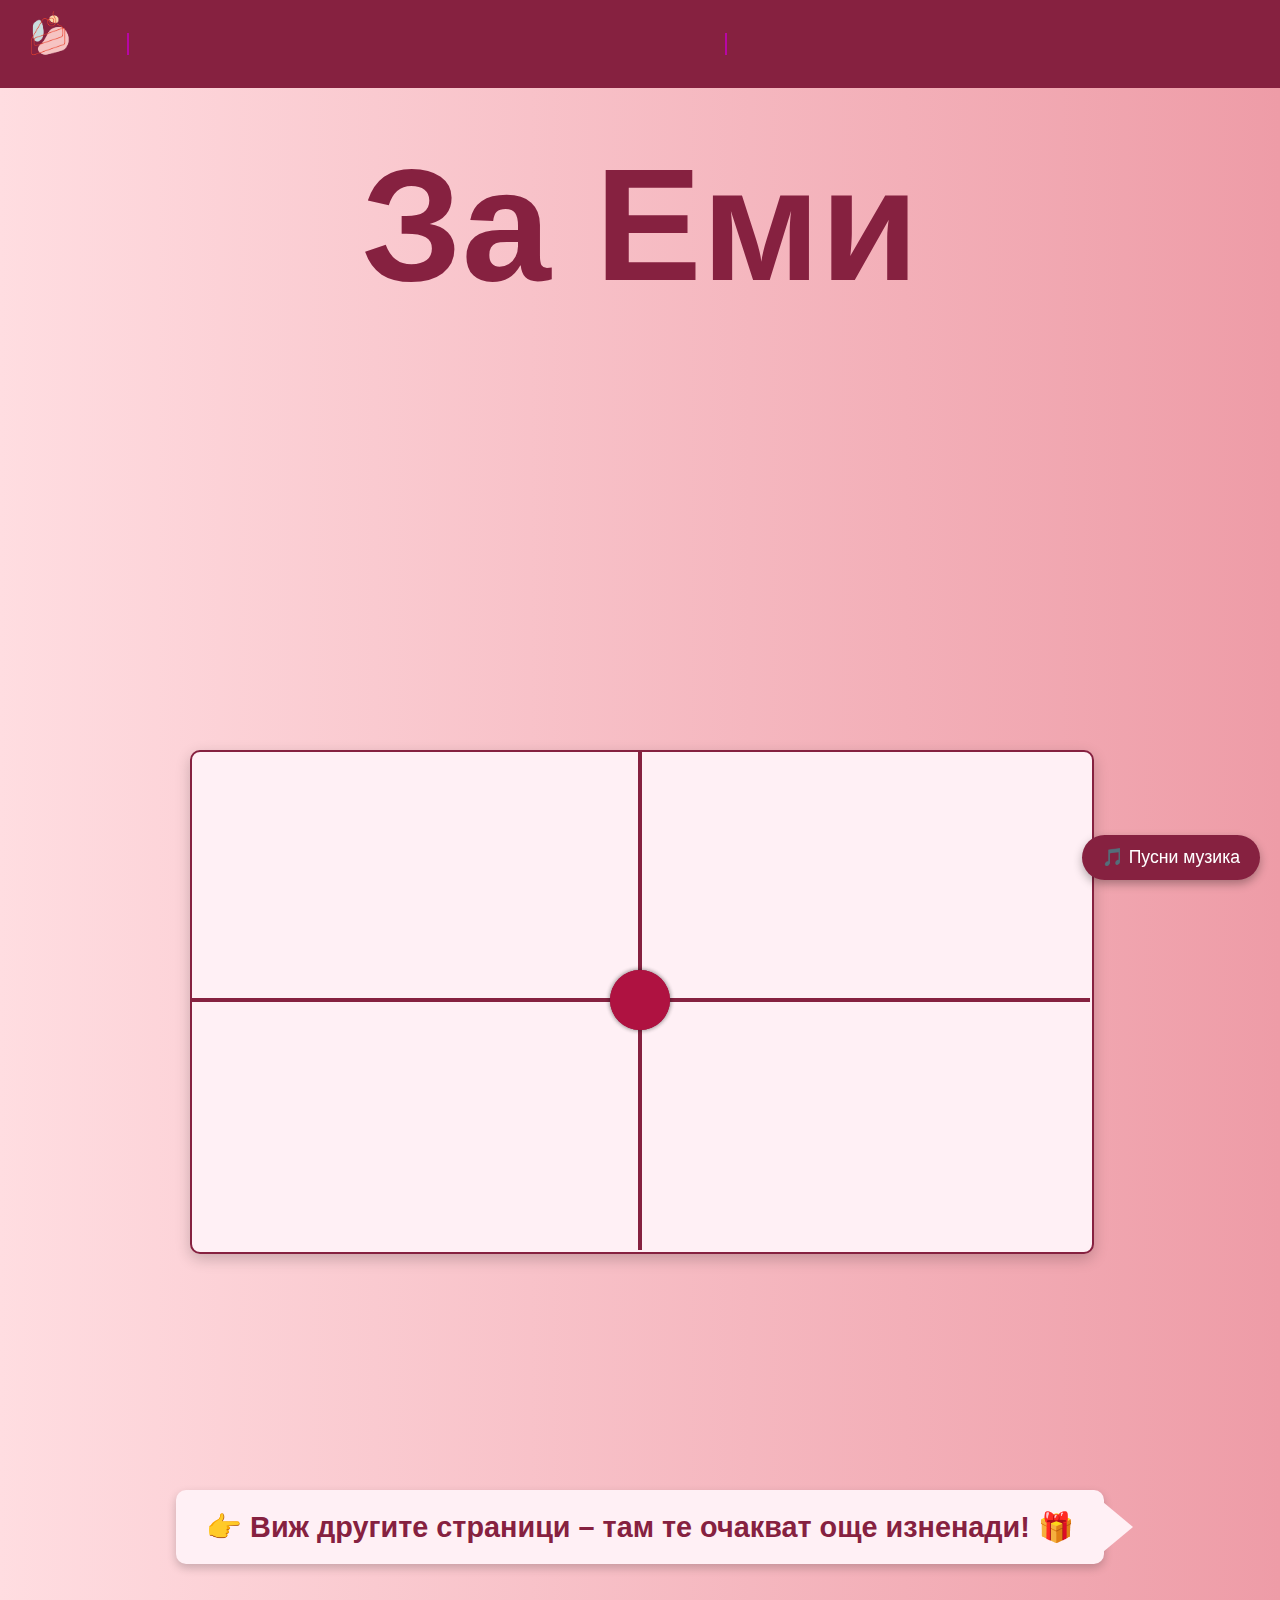
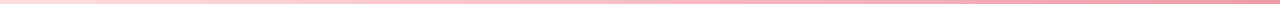
<file: index.html>
<!DOCTYPE html>
<html lang="bg">
<head>
  <meta charset="UTF-8">
  <meta name="viewport" content="width=device-width, initial-scale=1.0">
  <title>Честит рожден ден Еми!</title>
  <style>
    body {
      margin: 0;
      padding: 0;
      font-family: 'Comic Sans MS', cursive, sans-serif;
      background: linear-gradient(to right, #ffdde1, #ee9ca7);
      overflow-x: hidden;
    }

    header {
      background-color: #862140;
      position: fixed;
      top: 0;
      left: 0;
      width: 100%;
      z-index: 1000;
      padding: 0px 0px;
      display: flex;
      justify-content: space-between;
      align-items: center;
    }
    .menu {
  margin-right: 20px; /* Това ще премести менюто наляво от ръба */
  
}
    .logo img {
      width: 100px;
    }

    .menu ul {
      list-style: none;
      display: flex;
      gap: 30px;
      margin: 0;
      padding: 0;
    }

    .menu a {
      text-decoration: none;
      font-size: 1.2em;
      color: #fff;
      font-weight: bold;
      transition: color 0.3s;
    }

    .menu a:hover {
      color: #ffd1dc;
    }

    .menu a {
  opacity: 0; 
  transform: translateY(-10px); 
  animation: fadeIn 0.5s ease-in-out forwards;
}

.menu ul li:nth-child(1) a { animation-delay: 0.2s; }
.menu ul li:nth-child(2) a { animation-delay: 0.4s; }
.menu ul li:nth-child(3) a { animation-delay: 0.6s; }
.menu ul li:nth-child(4) a { animation-delay: 0.8s; }
.menu ul li:nth-child(5) a { animation-delay: 1s; }

    .main-content {
      display: flex;
      justify-content: center;
      align-items: center;
      height: 100vh;
      padding-top: 100px;
    }

    .card {
      width: 900px;
      height: 500px;
      perspective: 1000px;
      position: relative;
      cursor: pointer;
    }

    .card-inner {
      position: relative;
      width: 100%;
      height: 100%;
      transition: transform 1.2s;
      transform-style: preserve-3d;
    }

    .card.open .card-inner {
      transform: rotateY(180deg);
    }

    .card-front, .card-back {
      position: absolute;
      width: 100%;
      height: 100%;
      backface-visibility: hidden;
      border: 2px solid #862140;
      border-radius: 10px;
      box-shadow: 0 5px 15px rgba(0,0,0,0.2);
      background-color: #fff0f5;
    }

    .card-front {
      display: flex;
      justify-content: center;
      align-items: center;
    }

    .card-back {
      transform: rotateY(180deg);
      display: flex;
      justify-content: space-around;
      align-items: center;
      padding: 20px;
      position: relative;
    }

    .card-back h1, .card-back p {
      color: #862140;
      text-align: center;
      margin: 0;
    }

    .message {
      max-width: 300px;
      z-index: 1;
    }

    .cake {
      width: 160px;
      height: 210px;
      position: relative;
      animation: appearCake 1s ease-in-out;
    }

    .layer {
  height: 40px;
  border-radius: 10px;
  position: absolute;
  left: 50%;
  transform: translateX(-50%);
}


.layer1 {
  bottom: 0;
  width: 100%;
  background: #ffc1cc; /* светло розово */
}

.layer2 {
  bottom: 40px;
  width: 80%;
  background: #ffb347; /* праскова */
}

.layer3 {
  bottom: -90px;
  width: 60%;
  background: #b19cd9; /* лилаво */
  position: relative;
}
    
    @keyframes flameUp {
      to {
        opacity: 1;
        transform: scale(1.2);
      }
    }

    @keyframes appearCake {
      from {
        transform: translateY(100px);
        opacity: 0;
      }
      to {
        transform: translateY(0);
        opacity: 1;
      }
    }

    /* Панделка и ленти */
    .ribbon {
      position: absolute;
      top: 50%;
      left: 50%;
      transform: translate(-50%, -50%);
      width: 60px;
      height: 60px;
      background: #af1241;
      border-radius: 50%;
      z-index: 3;
      box-shadow: 0 0 5px rgba(0,0,0,0.3);
      transition: opacity 0.6s ease;
    }

    .card.open .ribbon {
      opacity: 0;
      pointer-events: none;
    }

    .line {
      position: absolute;
      background: #862140;
      z-index: 2;
    }

    .line.top {
      top: 0;
      left: 50%;
      width: 4px;
      height: 50%;
    }

    .line.bottom {
      bottom: 0;
      left: 50%;
      width: 4px;
      height: 50%;
    }

    .line.left {
      left: 0;
      top: 50%;
      width: 50%;
      height: 4px;
    }

    .line.right {
      right: 0;
      top: 50%;
      width: 50%;
      height: 4px;
    }

    canvas {
      position: absolute;
      top: -10px;
      left: 0;
      width: 100%;
      height: 100%;
      pointer-events: none;
      z-index: 0;
    }

    .ribbon-line {
  position: absolute;
  background: #862140;
  z-index: 2;
  transition: all 1s ease;
}

.ribbon-line.top,
.ribbon-line.bottom {
  left: 50%;
  width: 4px;
  height: 50%;
  transform: translateX(-50%);
}

.ribbon-line.left,
.ribbon-line.right {
  top: 50%;
  height: 4px;
  width: 50%;
  transform: translateY(-50%);
}

.ribbon-line.top { top: 0; }
.ribbon-line.bottom { bottom: 0; }
.ribbon-line.left { left: 0; }
.ribbon-line.right { right: 0; }

.card.open .ribbon-line {
  opacity: 0;
  transform: scale(0);
}

.candle {
  width: 8px;
  height: 25px;
  background-color: #fff;
  border-radius: 3px;
  position: absolute;
  bottom: 120px;
}

.candle.left {
  left: 33%;
  transform: translateX(-50%);
}

.candle.center {
  left: 50%;
  transform: translateX(-50%);
}

.candle.right {
  left: 66%;
  transform: translateX(-50%);
}

.flame {
  width: 8px;
  height: 12px;
  background-color: orange;
  border-radius: 50% 50% 50% 50%;
  position: absolute;
  top: -10px;
  left: 50%;
  transform: translateX(-50%);
  animation: flicker 0.3s infinite alternate;
}
.card-title {
  font-size: 10em;
  color: #862140;
  text-align: center;
}

@keyframes flicker {
  0% { transform: translateX(-50%) scale(1) rotate(-5deg); opacity: 0.9; }
  100% { transform: translateX(-50%) scale(1.1) rotate(5deg); opacity: 1; }
}
.marquee {
  width: 600px;           /* фиксирана ширина */
  overflow: hidden;       /* скрива излишното */
  border-left: 2px solid #b805a6; /* за визуализация */
  border-right: 2px solid #b805a6;
  white-space: nowrap;    /* предотвратява пренасяне на текста */
  box-sizing: border-box;
}

.marquee-text {
  display: inline-block;
  padding-left: 100%;     /* започва извън дясната страна */
  animation: marquee 11s linear infinite;
  font-weight: bold;
  font-size: 1.2em;
  color: #000000;
}

@keyframes marquee {
  0%   { transform: translateX(0); }
  100% { transform: translateX(-100%); }
}

.floating-heart {
  position: fixed;
  width: 20px;
  height: 20px;
  background: rgb(230, 16, 183);
  transform: rotate(45deg);
  animation: floatUpHeart 4s ease-out forwards;
  opacity: 0.8;
  z-index: 10;
}

.floating-heart::before,
.floating-heart::after {
  content: '';
  position: absolute;
  width: 20px;
  height: 20px;
  background: rgb(230, 16, 183);
  border-radius: 50%;
}

.floating-heart::before {
  top: -10px;
  left: 0;
}

.floating-heart::after {
  top: 0;
  left: -10px;
}

@keyframes floatUpHeart {
  0% {
    transform: translateY(0) scale(1) rotate(45deg);
    opacity: 1;
  }
  100% {
    transform: translateY(-200px) scale(1.5) rotate(45deg);
    opacity: 0;
  }
}
  </style>
</head>
<body>

<header>
  <div class="logo">
    <a href="index.html"><img src="img/headerLogo.png" alt="Лого"></a>
  </div>
  <div class="marquee">
    <span class="marquee-text">DARLING HOLD MY HAANDDDDD!!! NOTHING BEAST A JET2 HOLIDAY! AND RIGHT NOW you CAN save Of £50 PER Person! That’s £200 OFF For A Family Of 4!</span>
  </div>
  <nav class="menu">
    <ul>
      <li><a href="photos.html">🎁 Снимки</a></li>
      <li><a href="videos.html">🎬 Видео</a></li>
      <li><a href="wishes.html">💌 Пожелания</a></li>
      <li><a href="foryou.html">🎉 За теб</a></li>
    </ul>
  </nav>
</header>
<h2 class="card-title">За Еми</h2>
<div class="main-content">
  <div class="card" id="birthdayCard">
    <div class="ribbon-line top"></div>
<div class="ribbon-line bottom"></div>
<div class="ribbon-line left"></div>
<div class="ribbon-line right"></div>
<div class="ribbon"></div>
    <div class="ribbon"></div>
    <div class="card-inner">
      <div class="card-front"></div>
      <div class="card-back">
        <canvas id="heartCanvas"></canvas>
        <div class="cake">
          <div class="layer layer1"></div>
          <div class="candle left"><div class="flame"></div></div>
             <div class="candle center"><div class="flame"></div></div>
             <div class="candle right"><div class="flame"></div></div>
          <div class="layer layer2"></div>
          <div class="layer layer3"></div>
        </div>
        <div class="message">
          <h1>ЧЕСТИТ РОЖДЕН ДЕН ЕМИ!</h1>
          <p>Днес празнуваме твоят специален ден с най-голяма радост и щастие! 🎉</p>
        </div>
        <div class="cake">
          <div class="layer layer1"></div>
             <div class="candle left"><div class="flame"></div></div>
             <div class="candle center"><div class="flame"></div></div>
             <div class="candle right"><div class="flame"></div></div>
          <div class="layer layer2"></div>
          <div class="layer layer3"></div>
          
        </div>
      </div>
    </div>
  </div>
</div>

<script>
  const card = document.getElementById('birthdayCard');
  card.addEventListener('click', () => {
    card.classList.toggle('open');

    const canvas = document.getElementById('heartCanvas');
    if (!canvas.dataset.started) {
      initHeartCanvas();
      canvas.dataset.started = 'true';
    }
  });

  function initHeartCanvas() {
    const canvas = document.getElementById('heartCanvas');
    const ctx = canvas.getContext('2d');
    const dpr = window.devicePixelRatio || 1;
    const rect = canvas.getBoundingClientRect();
    canvas.width = rect.width * dpr;
    canvas.height = rect.height * dpr;
    ctx.scale(dpr, dpr);

    ctx.lineWidth = 3;
    ctx.strokeStyle = 'rgba(255, 0, 64, 0.9)';
    ctx.shadowColor = 'rgba(255, 0, 64, 0.5)';
    ctx.shadowBlur = 8;

    const w = rect.width;
    const h = rect.height;
    let progress = 0;
    let points = [];

    function getHeartPoints(scale = 1) {
      const step = 0.02;
      const pts = [];
      for (let t = 0; t < Math.PI * 2; t += step) {
        const x = 16 * Math.pow(Math.sin(t), 3);
        const y = 13 * Math.cos(t) - 5 * Math.cos(2 * t) - 2 * Math.cos(3 * t) - Math.cos(4 * t);
        pts.push({
          x: w / 2 + x * scale,
          y: h / 2 - y * scale
        });
      }
      return pts;
    }

    points = getHeartPoints(Math.min(w, h) / 32);

    function draw() {
      ctx.clearRect(0, 0, w, h);
      ctx.beginPath();
      for (let i = 0; i < progress && i < points.length; i++) {
        const pt = points[i];
        if (i === 0) ctx.moveTo(pt.x, pt.y);
        else ctx.lineTo(pt.x, pt.y);
      }
      ctx.stroke();

      progress += 1;
      if (progress > points.length) progress = 0;

      requestAnimationFrame(draw);
    }

    draw();
  }
</script>
<div class="arrow-label" id="arrowLabel">
  👉 <strong>Виж другите страници</strong> – там те очакват още изненади! 🎁
  <div class="balloon-container"></div>
</div>
<button id="musicButton">🎵 Пусни музика</button>

<audio id="bgMusic" src="Audios/nothing-beats-a-jet2-holiday_IeBO1Mr (1).mp3" loop></audio>

<style>
.arrow-label {
  position: relative;
  background-color: #fff0f5;
  color: #862140;
  font-size: 1.8em;
  font-weight: bold;
  padding: 20px 30px;
  margin: 40px auto;
  width: fit-content;
  border-radius: 10px;
  box-shadow: 0 4px 10px rgba(0,0,0,0.2);
  text-align: center;
  animation: fadeIn 1s ease;
}

.arrow-label::after {
  content: "";
  position: absolute;
  top: 50%;
  right: -30px;
  transform: translateY(-50%);
  width: 1px;
  height: 0;
  border-top: 25px solid transparent;
  border-bottom: 25px solid transparent;
  border-left: 30px solid #fff0f5;
}

@keyframes fadeIn {
  from { opacity: 0; transform: translateY(20px); }
  to { opacity: 1; transform: translateY(0); }
  
}
.balloon-container {
  position: absolute;
  top: 0;
  left: 50%;
  transform: translateX(-50%);
  pointer-events: none;
}

.balloon {
  width: 60px;
  height: 80px;
  border-radius: 50% 50% 50% 50%;
  background-color: rgb(233, 16, 175);
  position: absolute;
  bottom: 0;
  animation: floatUp 5s ease-out forwards;
  opacity: 1;
}

.balloon::after {
  content: "";
  position: absolute;
  bottom: -15px;
  left: 50%;
  width: 2px;
  height: 15px;
  background-color: #555;
  transform: translateX(-50%);
}

@keyframes floatUp {

  to {
    transform: translateY(-160px);
    opacity: 0;
  }
}

#musicButton {
  position: fixed;
  bottom: 20px;
  right: 20px;
  background-color: #862140;
  color: white;
  border: none;
  border-radius: 30px;
  padding: 12px 20px;
  font-size: 1.1em;
  cursor: pointer;
  box-shadow: 0 4px 10px rgba(0,0,0,0.3);
  transition: background 0.3s ease;
  z-index: 1001;
}

#musicButton:hover {
  background-color: #af1241;
}
</style>
<script>
  const label = document.getElementById('arrowLabel');
  const container = label.querySelector('.balloon-container');
  
  label.addEventListener('mouseenter', () => {
  const directions = ['left', 'center', 'right'];

  directions.forEach((dir, i) => {
    const balloon = document.createElement('div');
    balloon.className = 'balloon';
    balloon.style.backgroundColor = ['#ff5e78', '#ffc107', '#9b59b6'][i % 3];

    const offset = (i - 1) * 120;
    balloon.style.left = `${offset}px`;

    // Задаваме индивидуална анимация за посоката
    const keyframesName = `floatUp-${dir}`;

    // Ако още не е създадена тази анимация – създай я
    if (!document.getElementById(`keyframes-${keyframesName}`)) {
      const style = document.createElement('style');
      style.id = `keyframes-${keyframesName}`;
      style.innerHTML = `
        @keyframes ${keyframesName} {
          0% {
            transform: translateY(0) translateX(0) scale(1);
            opacity: 1;
          }
          100% {
            transform: translateY(-200px) translateX(${dir === 'left' ? '-80px' : dir === 'right' ? '80px' : '0'}) scale(0.6);
            opacity: 0;
          }
        }
      `;
      document.head.appendChild(style);
    }

    balloon.style.animationName = keyframesName;
    container.appendChild(balloon);

    setTimeout(() => {
      balloon.remove();
    }, 3000);
  });
});
  function createFloatingHeart() {
  const heart = document.createElement('div');
  heart.className = 'floating-heart';

  // Случайна позиция около центъра на картичката
  const x = Math.random() * 80 + 10;
  const y = 90 + Math.random() * 20;

  heart.style.left = `${x}%`;
  heart.style.bottom = '0';

  // Позиционираме в тялото или над картичката
  document.body.appendChild(heart);

  setTimeout(() => {
    heart.remove();
  }, 4000);
}

// Когато се отвори картичката – започваме да създаваме сърчица
card.addEventListener('click', () => {
  if (!card.classList.contains('open')) return;

  let heartInterval = setInterval(() => {
    createFloatingHeart();
  }, 300);

  // Спира след 3 секунди
  //setTimeout(() => clearInterval(heartInterval), 3000);
});

const music = document.getElementById('bgMusic');
const button = document.getElementById('musicButton');
let isPlaying = false;

button.addEventListener('click', () => {
  if (isPlaying) {
    music.pause();
    button.textContent = '🎵 Пусни музика';
  } else {
    music.play();
    button.textContent = '⏸️ Спри музиката';
  }
  isPlaying = !isPlaying;
});
</script>
</body>
</html>
</file>
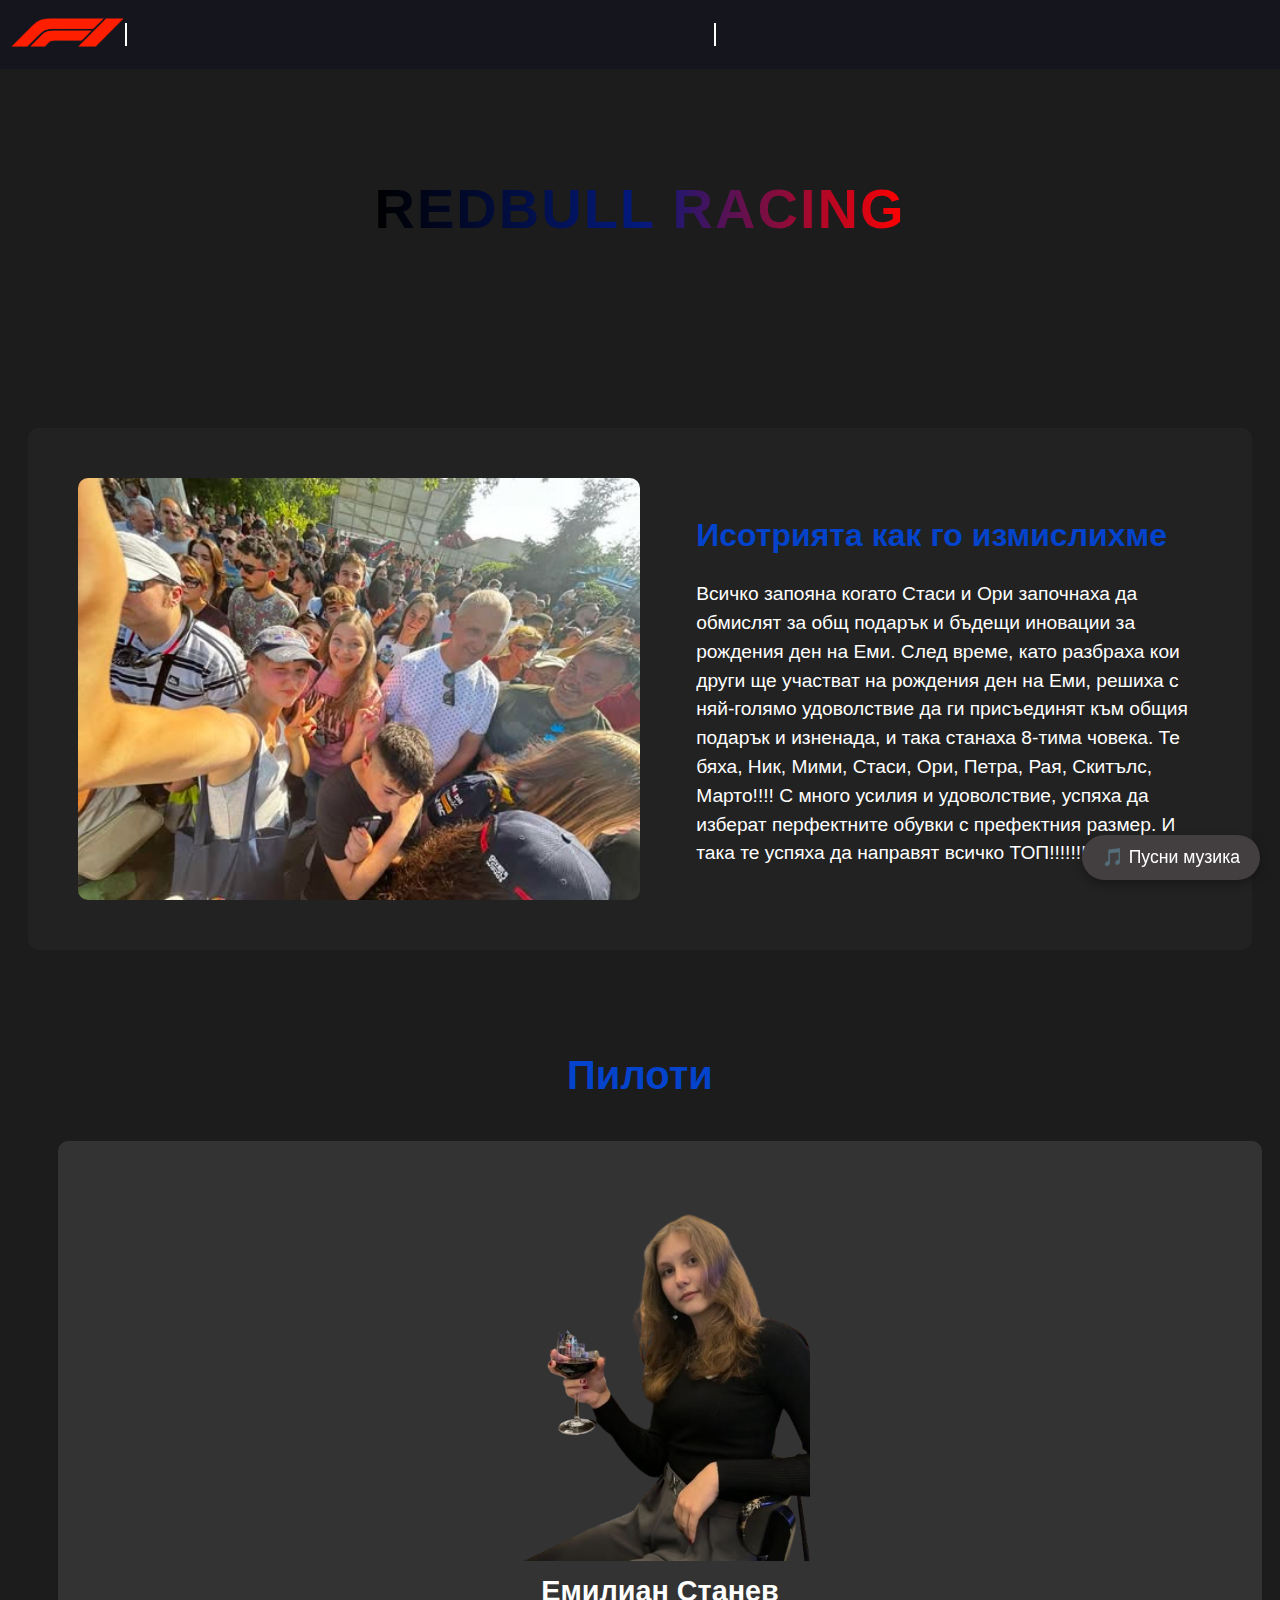
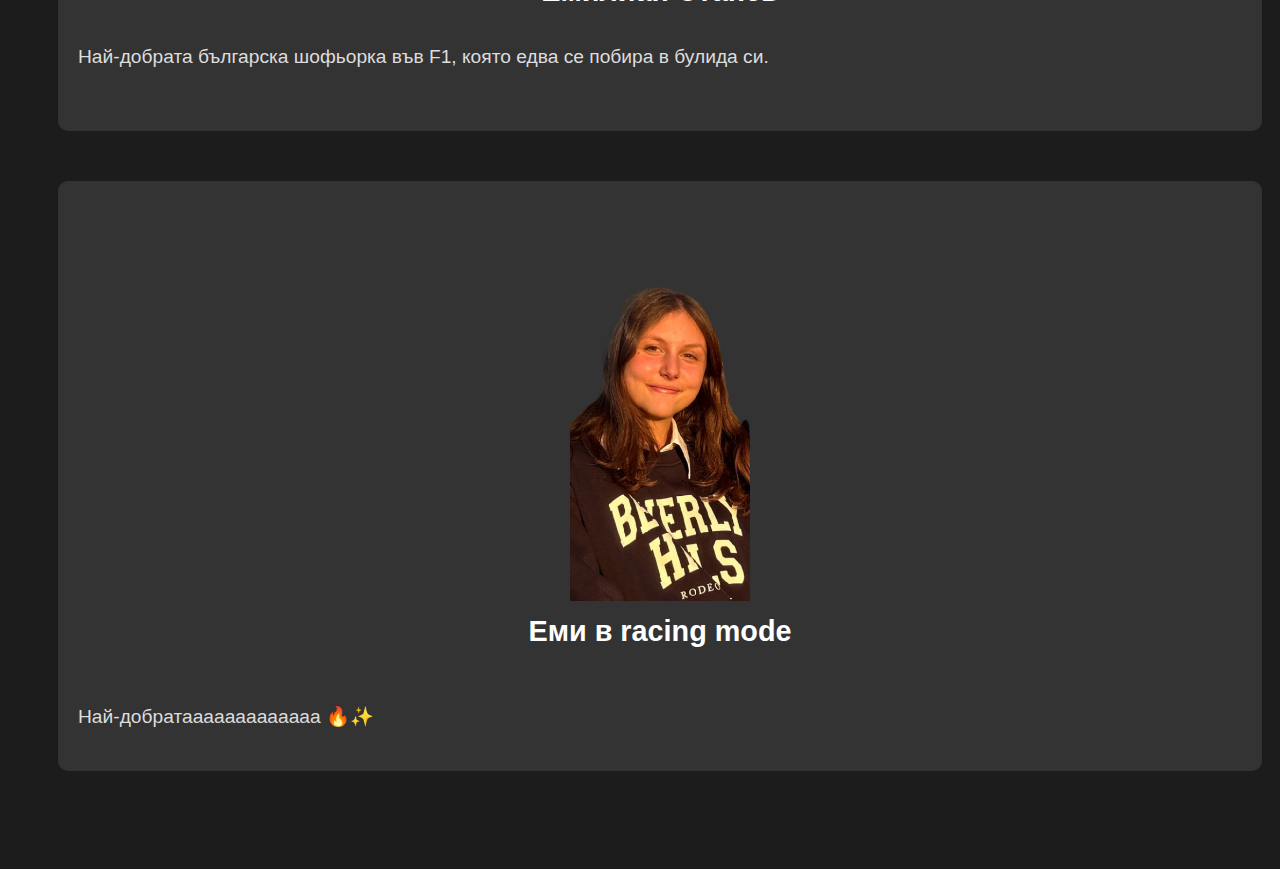
<file: foryou.html>
<!DOCTYPE html>
<html lang="bg">
<head>
    <meta charset="UTF-8">
    <meta name="viewport" content="width=device-width, initial-scale=1.0">
    <title>За Еми</title>
    <link rel="icon" href="img/image.png">
    <link rel="stylesheet" href="header.css">
    <link rel="stylesheet" href="foryou.css">
    <style>

    .hero h1 {
        background: linear-gradient(90deg, #000000, #031a7e ,#ff0000);
        mask-image: linear-gradient(90deg, #000000, #ff0000);
        -webkit-mask-image: linear-gradient(90deg, #000000, #ff0000);
        color: rgb(0, 0, 0);
        -webkit-background-clip: text;
        -webkit-text-fill-color: transparent;
        background-clip: text;
        font-size: 3.5rem;
        text-transform: uppercase;
        font-weight: 800;
        letter-spacing: 2px;
    }
    .about h2{
        color: #0443cb;
        font-size: 2rem;
    }

     .drivers h2 {
        color: #0443cb;
        font-size: 2.5rem;
    }

    .driver {
        display: inline-block;
        width: 400px;
        background: #333;
        padding: 20px;
        border-radius: 10px;
        margin: 20px;
        transition: transform 0.3s;
        min-height: 550px; 
        text-align: left;
        position: relative; 
    }
    .driver p{
        font-size: 1.2rem;
        color: #ddd;
        position: absolute;
        bottom: 20px;
        left: 20px;
        right: 20px;
    }
    .second p{
        margin-bottom: 20px;
    }
    .driver img{
        width: 100%;
        border-radius: 10px;
        height: 400px; 
        object-fit: scale-down;
    }
    @media (max-width: 467px) {
     .driver p{
         font-size: 1rem;
     }
     .driver{
          height: 620px !important;
        }
    }
    .first p{
        margin-bottom: 40px !important;
    }
    @media (max-width: 396px) {
        .driver p{
         font-size: 0.9rem !important;
        }
    }
    .marquee {
  width: 600px;           /* фиксирана ширина */
  overflow: hidden;       /* скрива излишното */
  border-left: 2px solid #ffffff; /* за визуализация */
  border-right: 2px solid #ffffff;
  white-space: nowrap;    /* предотвратява пренасяне на текста */
  box-sizing: border-box;
}

.marquee-text {
  display: inline-block;
  padding-left: 100%;     /* започва извън дясната страна */
  animation: marquee 9s linear infinite;
  font-weight: bold;
  font-size: 1.2em;
  color: #da0c0c;
}

@keyframes marquee {
  0%   { transform: translateX(0); }
  100% { transform: translateX(-100%); }
}

#musicButton {
  position: fixed;
  bottom: 20px;
  right: 20px;
  background-color: #433f40;
  color: white;
  border: none;
  border-radius: 30px;
  padding: 12px 20px;
  font-size: 1.1em;
  cursor: pointer;
  box-shadow: 0 4px 10px rgba(0,0,0,0.3);
  transition: background 0.3s ease;
  z-index: 1001;
}

#musicButton:hover {
  background-color: #af1241;
}
    </style>
</head>
<body>

<header> 
    <div class="logo">
        <a href="index.html"><img src="img/image.png" alt="Лого"></a>
    </div>
    <div class="marquee">
        <span class="marquee-text">Tu-tu-tu-du, ЕМИЛИАН СТАНЕВ, Tu-tu-tu-du, ЕМИЛИАН СТАНЕВ 🔥</span>
    </div>
    <nav class="menu">
        <ul>
            <li><a href="index.html">🎉 Начало</a></li>
            <li><a href="photos.html">🎁 Снимки</a></li>
            <li><a href="videos.html">🎬 Видео</a></li>
            <li><a href="wishes.html">💌 Пожелания</a></li>
        </ul>
    </nav>
</header>

<main class="main-content">
    <section class="hero">
        <div class="hero-content">
            <h1>RedBull Racing</h1>
            
        </div>
    </section>

    <section class="about">
        <img src="img/Redb.jpg" alt="Snimka na nas (otbora)">
        <div class="text">
            <h2>Исотрията как го измислихме</h2>
            <p>Всичко запояна когато Стаси и Ори започнаха да обмислят за общ подарък и бъдещи иновации за рождения ден на Еми. След време, като разбраха кои други ще участват на рождения ден на Еми, решиха с няй-голямо удоволствие да ги присъединят към общия подарък и изненада, и така станаха 8-тима човека. Те бяха, Ник, Мими, Стаси, Ори, Петра, Рая, Скитълс, Марто!!!! С много усилия и удоволствие, успяха да изберат перфектните обувки с префектния размер. И така те успяха да направят всичко ТОП!!!!!!! </p>
        </div>
    </section>

    <section class="drivers">
        <h2>Пилоти</h2>
        <div class="driver first">
            <img src="img/EMIIIIIII.png" alt="Emi">
            <h3>Емилиан Станев</h3>
            <p>Най-добрата българска шофьорка във F1, която едва се побира в булида си. </p>
        </div>
        <div class="driver second">
            <img src="img/image-removebg-preview (39).png" alt="Ниггер">
            <h3>Еми в racing mode</h3>
            <p>Най-добратааааааааааааа 🔥✨</p>
        </div>
    </section>
</main>

<button id="musicButton">🎵 Пусни музика</button>

<audio id="bgMusic" src="Audios/tu-tu-tu-du-max-verstappen.mp3" loop></audio>
<script>
  const music = document.getElementById('bgMusic');
const button = document.getElementById('musicButton');
let isPlaying = false;

button.addEventListener('click', () => {
  if (isPlaying) {
    music.pause();
    button.textContent = '🎵 Пусни музика';
  } else {
    music.play();
    button.textContent = '⏸️ Спри музиката';
  }
  isPlaying = !isPlaying;
});
</script>
</body>
</html>
</file>
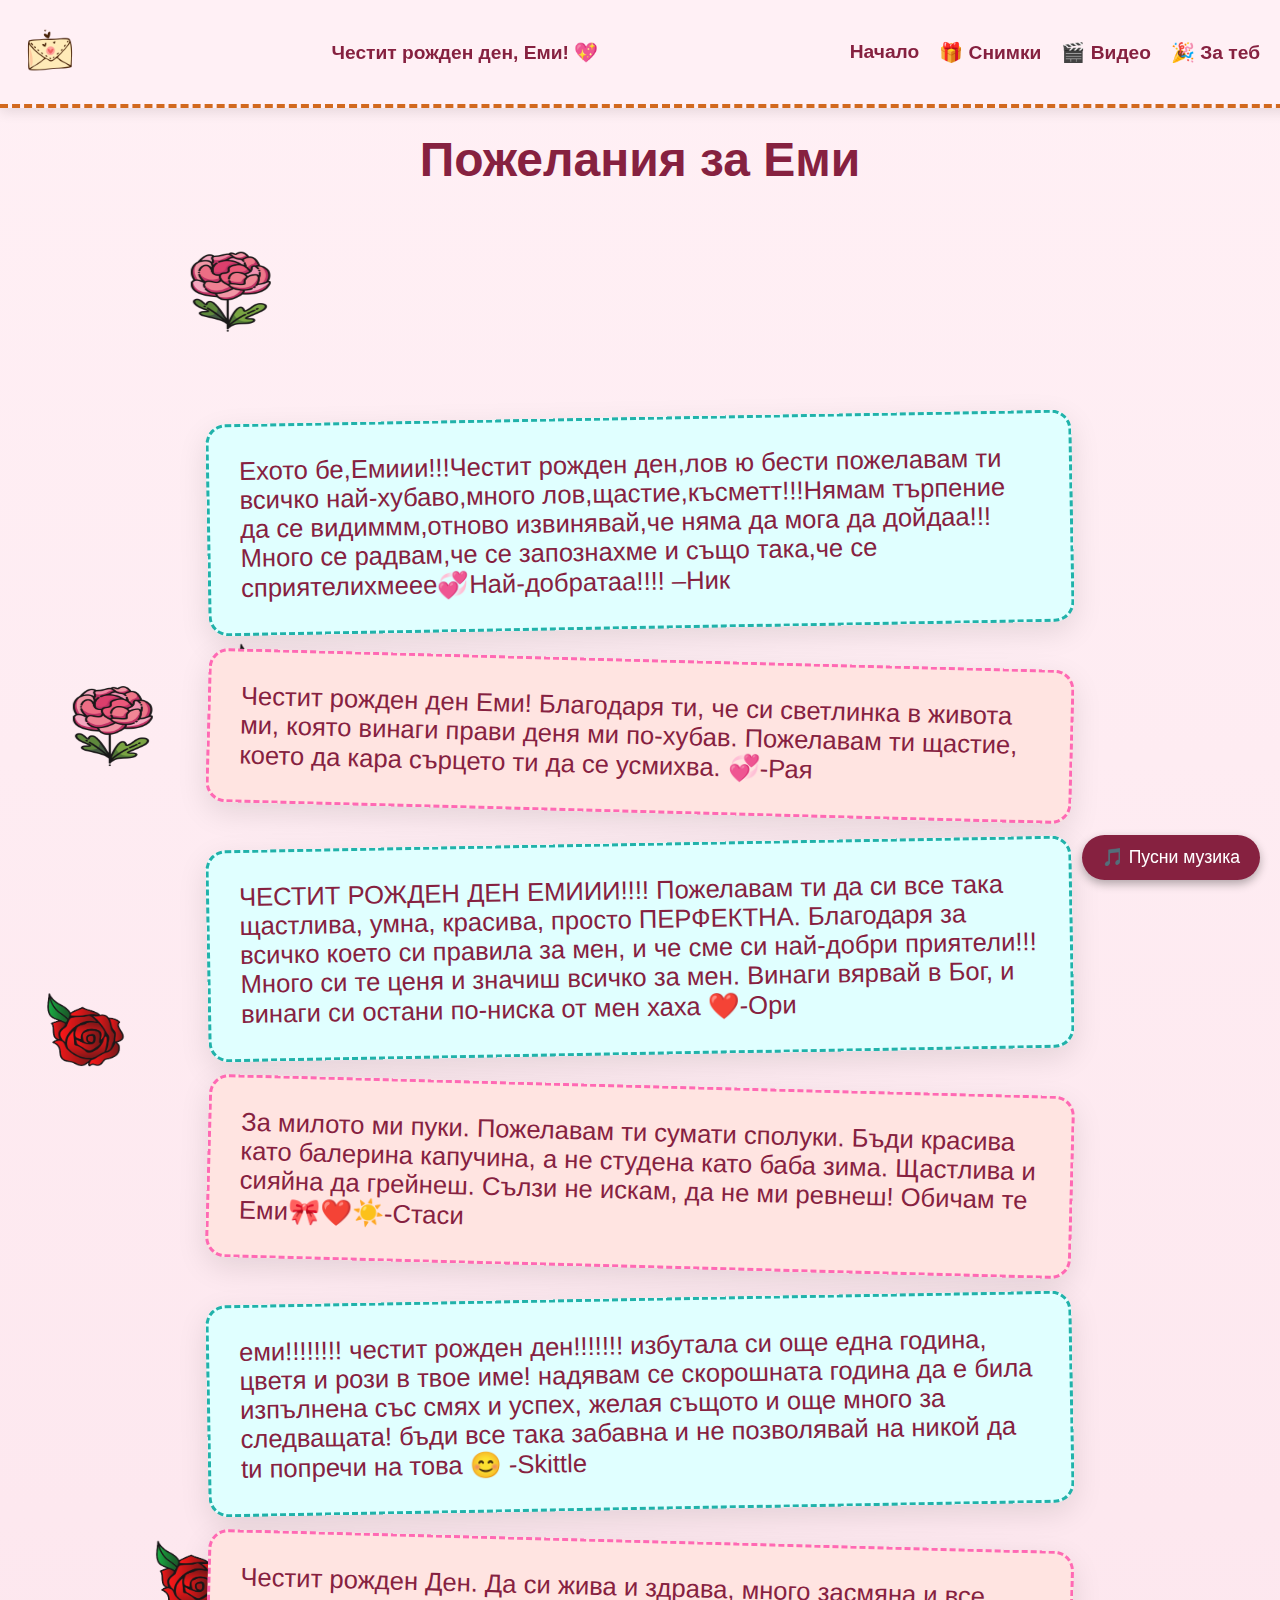
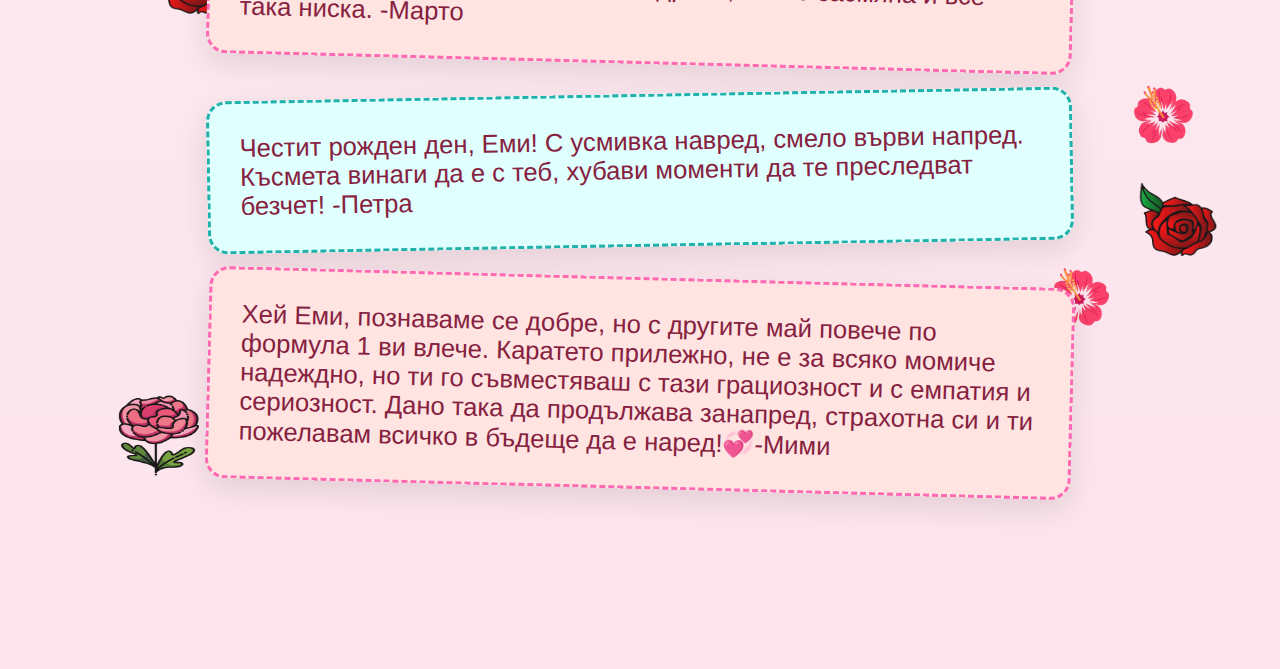
<file: wishes.html>
<!DOCTYPE html>
<html lang="bg">
<head>
  <meta charset="UTF-8" />
  <meta name="viewport" content="width=device-width, initial-scale=1.0"/>
  <title>За Еми</title>
  <link rel="icon" href="img/image.png"/>
  <link rel="stylesheet" href="wishes.css"/>
  <style>
    body {
      margin: 0;
      font-family: 'Comic Sans MS', cursive, sans-serif;
      background: linear-gradient(to bottom, #fff0f5, #fce4ec);
      overflow-x: hidden;
      min-height: 100vh;
      position: relative;
      padding: 100px 20px 50px;
      box-sizing: border-box;
      color: #862140;
    }

    h1 {
      text-align: center;
      font-size: 3em;
      margin-bottom: 50px;
    }

    .wishes-wrapper {
      position: relative;
      padding: 150px 20px 100px;
      max-width: 1200px;
      margin: auto;
      z-index: 1;
    }

    .note {
      background: #fff8dc;
      border: 3px dashed #d2691e;
      border-radius: 20px;
      padding: 30px;
      margin: 30px auto;
      max-width: 800px;
      box-shadow: 0 10px 30px rgba(0, 0, 0, 0.1);
      font-size: 1.6em;
      color: #862140;
      transform: rotate(-1deg);
      transition: transform 0.3s ease;
      position: relative;
      z-index: 2;
    }

    .note:hover {
      transform: rotate(1deg) scale(1.02);
    }

    .note:nth-child(odd) {
      background: #ffe4e1;
      border-color: #ff69b4;
      transform: rotate(1.5deg);
    }

    .note:nth-child(even) {
      background: #e0ffff;
      border-color: #20b2aa;
    }

    .flowers-container {
      position: absolute;
      width: 100%;
      height: 100%;
      top: 0;
      left: 0;
      pointer-events: none;
      z-index: 0;
    }

    .flower {
      position: absolute;
      width: 80px;
      height: 80px;
      opacity: 0.9;
      transition: transform 8s linear;
    }

    #musicButton {
  position: fixed;
  bottom: 20px;
  right: 20px;
  background-color: #862140;
  color: white;
  border: none;
  border-radius: 30px;
  padding: 12px 20px;
  font-size: 1.1em;
  cursor: pointer;
  box-shadow: 0 4px 10px rgba(0,0,0,0.3);
  transition: background 0.3s ease;
  z-index: 1001;
}

#musicButton:hover {
  background-color: #af1241;
}
  </style>
</head>

<body>

<header>
  <div class="logo">
    <a href="index.html">
      <img src="img/Letter.png" alt="Лого" width="60" height="60" />
    </a>
  </div>
  <div class="marquee">
    <span class="marquee-text">Честит рожден ден, Еми! 💖</span>
  </div>
  <nav class="menu">
    <ul>
      <li><a href ="index.html"> Начало</a></li>
      <li><a href="photos.html">🎁 Снимки</a></li>
      <li><a href="videos.html">🎬 Видео</a></li>
      <li><a href="foryou.html">🎉 За теб</a></li>
    </ul>
  </nav>
</header>

<h1>Пожелания за Еми</h1>

<div class="wishes-wrapper">

  <!-- 🌸 Цветя във фона -->
  <div class="flowers-container" id="flowers-container">
    <img src="img/Rose.png" class="flower" alt="роза" />
    <img src="img/Bozhur.png" class="flower" alt="божур" />
    <img src="img/Hibiscus.png" class="flower" alt="китайска роза" />
    <img src="img/Rose.png" class="flower" alt="роза" />
    <img src="img/Bozhur.png" class="flower" alt="божур" />
    <img src="img/Hibiscus.png" class="flower" alt="китайска роза" />
    <img src="img/Rose.png" class="flower" alt="роза" />
    <img src="img/Bozhur.png" class="flower" alt="божур" />
    <img src="img/Hibiscus.png" class="flower" alt="китайска роза" />
    <img src="img/Rose.png" class="flower" alt="роза" />
    <img src="img/Rose.png" class="flower" alt="роза" />
    <img src="img/Bozhur.png" class="flower" alt="божур" />
    <img src="img/Hibiscus.png" class="flower" alt="китайска роза" />
     <img src="img/Bozhur.png" class="flower" alt="божур" />
    <img src="img/Hibiscus.png" class="flower" alt="китайска роза" />
  </div>

  <!-- 💌 Пожелания -->
  <div class="note">Ехото бе,Емиии!!!Честит рожден ден,лов ю бести пожелавам ти всичко най-хубаво,много лов,щастие,късметт!!!Нямам търпение да се видиммм,отново извинявай,че няма да мога да дойдаа!!!Много се радвам,че се запознахме и също така,че се сприятелихмеее💞Най-добратаа!!!! –Ник</div>
  <div class="note">Честит рожден ден Еми! Благодаря ти, че си светлинка в живота ми, която винаги прави деня ми по-хубав. Пожелавам ти щастие, което да кара сърцето ти да се усмихва. 💞-Рая</div>
  <div class="note">ЧЕСТИТ РОЖДЕН ДЕН ЕМИИИ!!!! Пожелавам ти да си все така щастлива, умна, красива, просто ПЕРФЕКТНА. Благодаря за всичко което си правила за мен, и че сме си най-добри приятели!!! Много си те ценя и значиш всичко за мен. Винаги вярвай в Бог, и винаги си остани по-ниска от мен хаха ❤️-Ори</div>
  <div class="note">За милото ми пуки. Пожелавам ти сумати сполуки. Бъди красива като балерина капучина, а не студена като баба зима. Щастлива и сияйна да грейнеш. Сълзи не искам, да не ми ревнеш! Обичам те Еми🎀❤️☀️-Стаси</div>
  <div class="note">еми!!!!!!!! честит рожден ден!!!!!!! избутала си още една година, цветя и рози в твое име! надявам се скорошната година да е била изпълнена със смях и успех, желая същото и още много за следващата! бъди все така забавна и не позволявай на никой да tи попречи на това 😊 -Skittle</div>
  <div class="note">Честит рожден Ден. Да си жива и здрава, много засмяна и все така ниска. -Марто</div>
  <div class="note">Честит рожден ден, Еми! С усмивка навред, смело върви напред. Късмета винаги да е с теб, хубави моменти да те преследват безчет! -Петра</div>
  <div class="note">Хей Еми, познаваме се добре, но с другите май повече по формула 1 ви влече. Каратето прилежно, не е за всяко момиче надеждно, но ти го съвместяваш с тази грациозност и с емпатия и сериозност. Дано така да продължава занапред, страхотна си и ти пожелавам всичко в бъдеще да е наред!💞-Мими</div>
</div>
<button id="musicButton">🎵 Пусни музика</button>

<audio id="bgMusic" src="Audios/abba-dancing-queen-mp3cutnet.mp3" loop></audio>

<!-- 🌈 JS за произволно и безкрайно движение -->
<script>
  function moveFlower(flower) {
    const wrapper = document.querySelector('.wishes-wrapper');
    const maxX = wrapper.offsetWidth - 100;
    const maxY = wrapper.offsetHeight - 100;
    const randomX = Math.random() * maxX;
    const randomY = Math.random() * maxY;
    flower.style.transform = `translate(${randomX}px, ${randomY}px)`;
  }

  function startFloating() {
    const flowers = document.querySelectorAll('.flower');
    flowers.forEach(flower => {
      // Поставяме цветята на случайни позиции първоначално
      moveFlower(flower);
      // На всеки 8 секунди – нова позиция
      setInterval(() => moveFlower(flower), 8000);
    });
  }

  window.addEventListener('load', startFloating);

    const music = document.getElementById('bgMusic');
const button = document.getElementById('musicButton');
let isPlaying = false;

button.addEventListener('click', () => {
  if (isPlaying) {
    music.pause();
    button.textContent = '🎵 Пусни музика';
  } else {
    music.play();
    button.textContent = '⏸️ Спри музиката';
  }
  isPlaying = !isPlaying;
});
</script>
</body>
</html>
</file>
<file: header.css>
/* Основен header */
header {
  background-color: #15151e;
  position: fixed;
  top: 0;
  left: 0;
  width: 100%;
  z-index: 1000;
  padding: 0px 10px;
  display: flex;
  justify-content: space-between;
  align-items: center;
}

/* Лого */
.logo img {
  width: 115px;
  height: auto;
}

/* Меню */
.menu {
  margin-right: 65px;
}

.menu ul {
  list-style: none;
  margin: 0;
  padding: 0;
  display: flex;
  gap: 30px;
}

.menu a {
  text-decoration: none;
  font-size: 1.2em;
  color: #fff;
  font-weight: bold;
  transition: color 0.3s;
}

.menu a:hover {
  color: #ffb6c1;
}
.menu ul li a:hover {
  text-decoration: underline;
  font-size: 21px;
  color: rgb(255, 0, 0);
  transition: all 0.4s ease-in-out;
}

.menu a {
  opacity: 0; 
  transform: translateY(-10px); 
  animation: fadeIn 0.5s ease-in-out forwards;
}

.menu ul li:nth-child(1) a { animation-delay: 0.2s; }
.menu ul li:nth-child(2) a { animation-delay: 0.4s; }
.menu ul li:nth-child(3) a { animation-delay: 0.6s; }
.menu ul li:nth-child(4) a { animation-delay: 0.8s; }
.menu ul li:nth-child(5) a { animation-delay: 1s; }

@keyframes fadeIn {
  from {
      opacity: 0;
      transform: translateY(-10px);
  }
  to {
      opacity: 1;
      transform: translateY(0);
  }
}
</file>
<file: foryou.css>
@import url('https://fonts.googleapis.com/css2?family=Russo+One&display=swap');

body {
    font-family: Arial, sans-serif;
    background-color: #1c1c1c; 
    color: white;
}

.hero {
    height: 400px;
    display: flex;
    justify-content: center;
    align-items: center;
    text-align: center;
}


.about {
    display: flex;
    align-items: center;
    justify-content: space-between;
    padding: 50px;
    background: #222;
    border-radius: 10px;
    margin: 20px;
}

.about img {
    width: 50%;
    border-radius: 10px;
}

.about .text {
    width: 45%;
}

.about p {
    font-size: 1.2rem;
    line-height: 1.5;
}

.drivers {
    text-align: center;
    padding: 50px;
}


h1{
    margin-left: 0 !important;
    text-align: center;
    margin-right: 0 !important;
}



.driver:hover {
    transform: scale(1.05);
}

.driver img {
    width: 100%;
    border-radius: 10px;
}

.driver h3 {
    font-size: 1.8rem;
    margin-top: 10px;
    text-align: center;
}

.driver p {
    font-size: 1.2rem;
    color: #ddd;
    line-height: 1.4;
}

@media (max-width: 768px) {
    .about {
        flex-direction: column;
        text-align: center;
    }

    .about img {
        width: 90%;
    }

    .about .text {
        width: 100%;
    }
    div.sidebar{
        margin-top: 170px !important;
    }
}



@media (max-width: 1294px) {

    .driver{
        width: 100% !important;
        margin: 0 !important;
        margin-bottom: 40px !important;
        margin-top: 10px !important;
    }
    
}
@media (max-width: 610px) {

    .driver{
        height: 500px !important;
    }
    h1{
        font-size: 3rem !important;
        margin-top: 0 !important;
    }
    p{
        font-size: 1rem !important;
    }

}

@media (max-width: 425px) {
    .driver{
        height: 500px !important;
    }
    p{
        font-size: 0.9rem !important;
    }
}
@media (max-width: 391px) {
    .driver{
        height: 600px !important;
    }
}
</file>
<file: wishes.css>
header {
      background-color: #fff0f5;
      padding: 20px;
      display: flex;
      justify-content: flex-start;
      align-items: center;
      border-bottom: 4px dashed #d2691e;
      position: fixed;
      top: 0;
      left: 0;
      right: 0;
      width: 100%;
      z-index: 1000;
      box-shadow: 0 4px 12px rgba(0,0,0,0.1);
    }

    .logo img {
      height: 60px;
    }

    .menu ul {
      display: flex;
      list-style: none;
      gap: 20px;
    }

    .menu a {
      text-decoration: none;
      font-weight: bold;
      color: #862140;
      font-size: 1.2em;
    }

    .marquee {
    flex-grow: 1;
    text-align: center;
    overflow: hidden;
    width: 300px;
    }

.marquee-text {
  display: inline-block;
  white-space: nowrap;
  animation: marquee 10s linear infinite;
  font-weight: bold;
  font-size: 1.2em;
  color: #862140;
}

@keyframes marquee {
  0% { transform: translateX(100%); }
  100% { transform: translateX(-100%); }
}

.menu {
  margin-left: 0; /* премахни излишен марджин ако има */
  padding-left: 0; /* ако има */
  transform: translateX(-40px); /* мести менюто наляво с 30px, пробвай стойности */
}
.menu ul li a:hover {
  text-decoration: underline;
  font-size: 21px;
  color: rgb(255, 0, 221);
  transition: all 0.4s ease-in-out;
}
</file>
